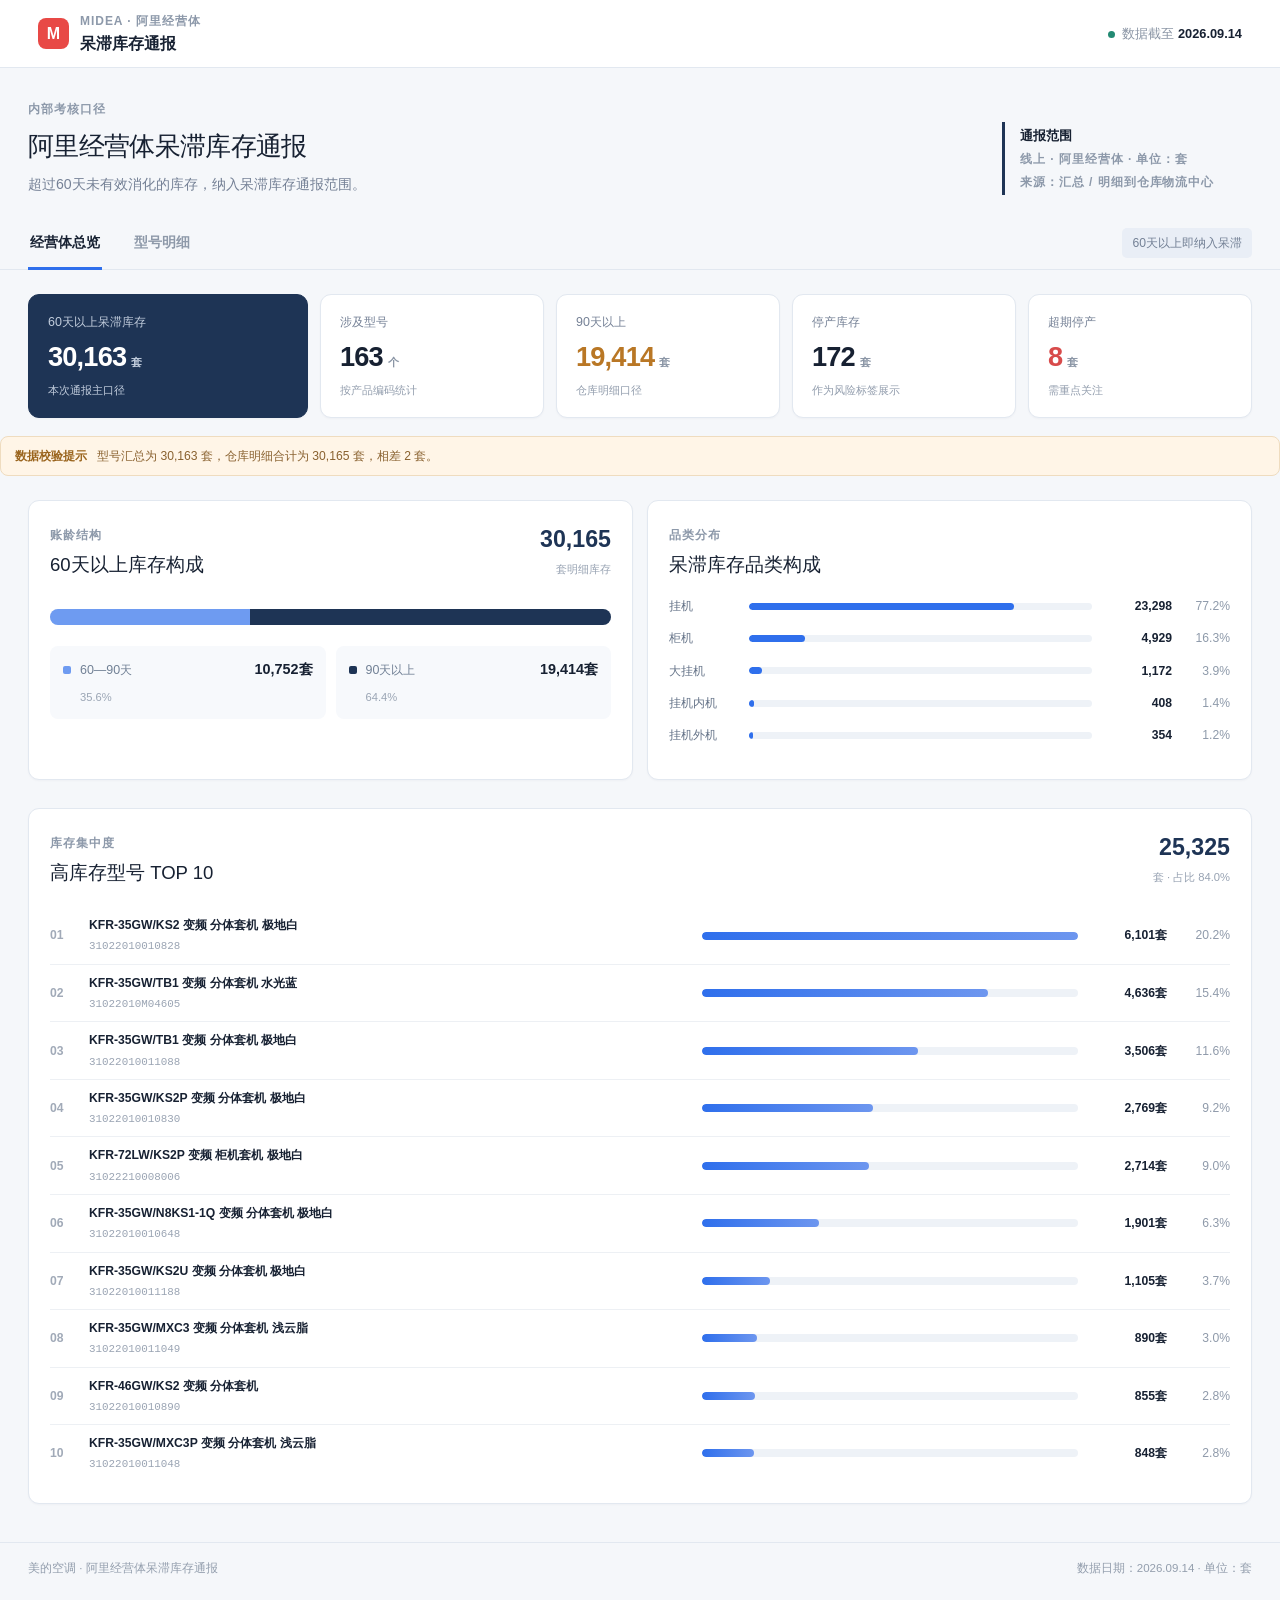
<file: index.html>
<!DOCTYPE html><html lang="zh-CN"><head><meta charset="utf-8"><meta name="viewport" content="width=device-width, initial-scale=1"><link rel="stylesheet" href="./assets/index-BXGWr26D.css" data-rsc-css-href="./assets/index-BXGWr26D.css" data-precedence="vite-rsc/importer-resources"><link rel="modulepreload" href="./assets/layout-segment-context-BDDMHBnW.js" crossorigin=""><link rel="modulepreload" href="./assets/rolldown-runtime-S-ySWqyJ.js" crossorigin=""><link rel="modulepreload" href="./assets/index-Bf3zZ8aD.js" crossorigin=""><link rel="modulepreload" href="./assets/framework-CXnKph_e.js" crossorigin=""><link rel="modulepreload" href="./assets/page-D8cfbr3a.js" crossorigin=""><title>阿里经营体呆滞库存通报</title><meta name="description" content="美的空调阿里经营体60天以上呆滞库存与型号仓库分布通报"><link rel="shortcut icon" href="./favicon.svg"><link rel="icon" href="./favicon.svg"><script>self.__VINEXT_RSC_PARAMS__={}</script><script>self.__VINEXT_RSC_NAV__={"pathname":"/","searchParams":[]}</script><link rel="modulepreload" href="./assets/index-Bf3zZ8aD.js">
</head><body><main><header class="topbar"><div class="brand"><div class="brand-mark">M</div><div><div class="eyebrow">MIDEA · 阿里经营体</div><div class="brand-title">呆滞库存通报</div></div></div><div class="topmeta"><i></i>数据截至 <strong>2026.09.14</strong></div></header><section class="shell page-head"><div><span>内部考核口径</span><h1>阿里经营体呆滞库存通报</h1><p>超过60天未有效消化的库存，纳入呆滞库存通报范围。</p></div><div class="scope"><b>通报范围</b><span>线上 · 阿里经营体 · 单位：套</span><span>来源：<!-- -->汇总 / 明细到仓库物流中心</span></div></section><nav class="shell tabs" aria-label="页面导航"><button class="active">经营体总览</button><button class="">型号明细</button><span>60天以上即纳入呆滞</span></nav><section class="shell kpis"><article class="kpi primary"><span>60天以上呆滞库存</span><b>30,163<small>套</small></b><em>本次通报主口径</em></article><article class="kpi"><span>涉及型号</span><b>163<small>个</small></b><em>按产品编码统计</em></article><article class="kpi amber"><span>90天以上</span><b>19,414<small>套</small></b><em>仓库明细口径</em></article><article class="kpi"><span>停产库存</span><b>172<small>套</small></b><em>作为风险标签展示</em></article><article class="kpi danger"><span>超期停产</span><b>8<small>套</small></b><em>需重点关注</em></article></section><div class="shell reconcile"><b>数据校验提示</b><span>型号汇总为 <!-- -->30,163<!-- --> 套，仓库明细合计为 <!-- -->30,165<!-- --> 套，相差 <!-- -->2<!-- --> 套。</span></div><section class="shell overview-grid section"><article class="panel aging-panel"><div class="panel-head"><div><span>账龄结构</span><h2>60天以上库存构成</h2></div><b>30,165<small>套明细库存</small></b></div><div class="aging-bar" aria-label="库存账龄构成"><i style="width:35.6%"></i><i class="old" style="width:64.4%"></i></div><div class="aging-legend"><div><i></i><span>60—90天</span><b>10,752<!-- -->套</b><em>35.6%</em></div><div><i class="old"></i><span>90天以上</span><b>19,414<!-- -->套</b><em>64.4%</em></div></div></article><article class="panel category-panel"><div class="panel-head"><div><span>品类分布</span><h2>呆滞库存品类构成</h2></div></div><div class="category-list"><div><span>挂机</span><div><i style="width:77.2%"></i></div><b>23,298</b><em>77.2%</em></div><div><span>柜机</span><div><i style="width:16.3%"></i></div><b>4,929</b><em>16.3%</em></div><div><span>大挂机</span><div><i style="width:3.9%"></i></div><b>1,172</b><em>3.9%</em></div><div><span>挂机内机</span><div><i style="width:1.4%"></i></div><b>408</b><em>1.4%</em></div><div><span>挂机外机</span><div><i style="width:1.2%"></i></div><b>354</b><em>1.2%</em></div></div></article></section><section class="shell section"><article class="panel top-models"><div class="panel-head"><div><span>库存集中度</span><h2>高库存型号 TOP 10</h2></div><b>25,325<small>套 · 占比 <!-- -->84.0%</small></b></div><div class="model-bars"><div class="model-bar"><span>01</span><div class="model-label"><b>KFR-35GW/KS2 变频 分体套机 极地白</b><code>31022010010828</code></div><div class="bar-track"><i style="width:100.0%"></i></div><strong>6,101<!-- -->套</strong><em>20.2%</em></div><div class="model-bar"><span>02</span><div class="model-label"><b>KFR-35GW/TB1 变频 分体套机 水光蓝</b><code>31022010M04605</code></div><div class="bar-track"><i style="width:76.0%"></i></div><strong>4,636<!-- -->套</strong><em>15.4%</em></div><div class="model-bar"><span>03</span><div class="model-label"><b>KFR-35GW/TB1 变频 分体套机 极地白</b><code>31022010011088</code></div><div class="bar-track"><i style="width:57.5%"></i></div><strong>3,506<!-- -->套</strong><em>11.6%</em></div><div class="model-bar"><span>04</span><div class="model-label"><b>KFR-35GW/KS2P 变频 分体套机 极地白</b><code>31022010010830</code></div><div class="bar-track"><i style="width:45.4%"></i></div><strong>2,769<!-- -->套</strong><em>9.2%</em></div><div class="model-bar"><span>05</span><div class="model-label"><b>KFR-72LW/KS2P 变频 柜机套机 极地白</b><code>31022210008006</code></div><div class="bar-track"><i style="width:44.5%"></i></div><strong>2,714<!-- -->套</strong><em>9.0%</em></div><div class="model-bar"><span>06</span><div class="model-label"><b>KFR-35GW/N8KS1-1Q 变频 分体套机 极地白</b><code>31022010010648</code></div><div class="bar-track"><i style="width:31.2%"></i></div><strong>1,901<!-- -->套</strong><em>6.3%</em></div><div class="model-bar"><span>07</span><div class="model-label"><b>KFR-35GW/KS2U 变频 分体套机 极地白</b><code>31022010011188</code></div><div class="bar-track"><i style="width:18.1%"></i></div><strong>1,105<!-- -->套</strong><em>3.7%</em></div><div class="model-bar"><span>08</span><div class="model-label"><b>KFR-35GW/MXC3 变频 分体套机 浅云脂</b><code>31022010011049</code></div><div class="bar-track"><i style="width:14.6%"></i></div><strong>890<!-- -->套</strong><em>3.0%</em></div><div class="model-bar"><span>09</span><div class="model-label"><b>KFR-46GW/KS2 变频 分体套机</b><code>31022010010890</code></div><div class="bar-track"><i style="width:14.0%"></i></div><strong>855<!-- -->套</strong><em>2.8%</em></div><div class="model-bar"><span>10</span><div class="model-label"><b>KFR-35GW/MXC3P 变频 分体套机 浅云脂</b><code>31022010011048</code></div><div class="bar-track"><i style="width:13.9%"></i></div><strong>848<!-- -->套</strong><em>2.8%</em></div></div></article></section><footer class="shell footer"><span>美的空调 · 阿里经营体呆滞库存通报</span><span>数据日期：<!-- -->2026.09.14<!-- --> · 单位：套</span></footer></main><script id="_R_">import("./assets/index-Bf3zZ8aD.js")</script><script>self.__VINEXT_RSC_CHUNKS__=self.__VINEXT_RSC_CHUNKS__||[];self.__VINEXT_RSC_CHUNKS__.push("2:I[\"df3a829bc8df\",[],\"Children\",1]\n3:I[\"1fcb7ef40914\",[],\"LayoutSegmentProvider\",1]\n4:I[\"df3a829bc8df\",[],\"Slot\",1]\n5:I[\"a8eb22f280d7\",[],\"RedirectBoundary\",1]\n:HL[\"./assets/index-BXGWr26D.css\",\"style\"]\n0:{\"__route\":\"route:/\",\"__interceptionContext\":null,\"__layoutIds\":[\"layout:/\"],\"__rootLayout\":\"/\",\"page:/\":\"$L1\",\"layout:/\":[[[[\"$\",\"link\",\"css:/assets/index-BXGWr26D.css\",{\"rel\":\"stylesheet\",\"precedence\":\"vite-rsc/importer-resources\",\"href\":\"./assets/index-BXGWr26D.css\",\"data-rsc-css-href\":\"./assets/index-BXGWr26D.css\"}],\"$undefined\"],[\"$\",\"html\",null,{\"lang\":\"zh-CN\",\"children\":[\"$\",\"body\",null,{\"children\":[\"$\",\"$L2\",null,{}]}]}]],null],\"route:/\":[[[\"$\",\"meta\",null,{\"charSet\":\"utf-8\"}],[[\"$\",\"title\",\"0\",{\"children\":\"阿里经营体呆滞库存通报\"}],[\"$\",\"meta\",\"1\",{\"name\":\"description\",\"content\":\"美的空调阿里经营体60天以上呆滞库存与型号仓库分布通报\"}],[\"$\",\"link\",\"2\",{\"rel\":\"shortcut icon\",\"href\":\"./favicon.svg\"}],[\"$\",\"link\",\"3\",{\"rel\":\"icon\",\"href\":\"./favicon.svg\"}]],[[\"$\",\"meta\",\"0\",{\"name\":\"viewport\",\"content\":\"width=device-width, initial-scale=1\"}]]],[\"$\",\"$L3\",null,{\"segmentMap\":{\"children\":[]},\"children\":[\"$\",\"$L4\",null,{\"id\":\"layout:/\",\"parallelSlots\":\"$undefined\",\"children\":[\"$\",\"$L5\",null,{\"children\":[\"$\",\"$L3\",null,{\"segmentMap\":{\"children\":[]},\"children\":[\"$\",\"$L4\",null,{\"id\":\"page:/\"}]}]}]}]}]],\"__layoutFlags\":{\"layout:/\":\"s\"},\"__artifactCompatibility\":{\"schemaVersion\":1,\"graphVersion\":\"app-route-graph:4uhn5s1wvoptc\",\"deploymentVersion\":\"b25492c7-8615-46b1-a7fe-3f3228d11302\",\"appElementsSchemaVersion\":1,\"rscPayloadSchemaVersion\":1,\"rootBoundaryId\":\"/\",\"renderEpoch\":null}}\n")</script><script>self.__VINEXT_RSC_CHUNKS__=self.__VINEXT_RSC_CHUNKS__||[];self.__VINEXT_RSC_CHUNKS__.push("6:I[\"6efdf509a785\",[],\"default\",1]\n1:[\"$\",\"$L6\",null,{\"params\":\"$@7\",\"searchParams\":\"$@8\"}]\n7:{}\n8:{}\n")</script><script>self.__VINEXT_RSC_DONE__=true</script></body></html>
</file>
<file: assets/index-BXGWr26D.css>
/*! tailwindcss v4.2.1 | MIT License | https://tailwindcss.com */
@layer theme{:root,:host{--font-sans:ui-sans-serif, system-ui, sans-serif, "Apple Color Emoji", "Segoe UI Emoji", "Segoe UI Symbol", "Noto Color Emoji";--font-mono:ui-monospace, SFMono-Regular, Menlo, Monaco, Consolas, "Liberation Mono", "Courier New", monospace;--spacing:.25rem;--default-font-family:var(--font-sans);--default-mono-font-family:var(--font-mono)}}@layer base{*,:after,:before,::backdrop{box-sizing:border-box;border:0 solid;margin:0;padding:0}::file-selector-button{box-sizing:border-box;border:0 solid;margin:0;padding:0}html,:host{-webkit-text-size-adjust:100%;tab-size:4;line-height:1.5;font-family:var(--default-font-family,ui-sans-serif, system-ui, sans-serif, "Apple Color Emoji", "Segoe UI Emoji", "Segoe UI Symbol", "Noto Color Emoji");font-feature-settings:var(--default-font-feature-settings,normal);font-variation-settings:var(--default-font-variation-settings,normal);-webkit-tap-highlight-color:transparent}hr{height:0;color:inherit;border-top-width:1px}abbr:where([title]){-webkit-text-decoration:underline dotted;text-decoration:underline dotted}h1,h2,h3,h4,h5,h6{font-size:inherit;font-weight:inherit}a{color:inherit;-webkit-text-decoration:inherit;-webkit-text-decoration:inherit;-webkit-text-decoration:inherit;-webkit-text-decoration:inherit;text-decoration:inherit}b,strong{font-weight:bolder}code,kbd,samp,pre{font-family:var(--default-mono-font-family,ui-monospace, SFMono-Regular, Menlo, Monaco, Consolas, "Liberation Mono", "Courier New", monospace);font-feature-settings:var(--default-mono-font-feature-settings,normal);font-variation-settings:var(--default-mono-font-variation-settings,normal);font-size:1em}small{font-size:80%}sub,sup{vertical-align:baseline;font-size:75%;line-height:0;position:relative}sub{bottom:-.25em}sup{top:-.5em}table{text-indent:0;border-color:inherit;border-collapse:collapse}:-moz-focusring{outline:auto}progress{vertical-align:baseline}summary{display:list-item}ol,ul,menu{list-style:none}img,svg,video,canvas,audio,iframe,embed,object{vertical-align:middle;display:block}img,video{max-width:100%;height:auto}button,input,select,optgroup,textarea{font:inherit;font-feature-settings:inherit;font-variation-settings:inherit;letter-spacing:inherit;color:inherit;opacity:1;background-color:#0000;border-radius:0}::file-selector-button{font:inherit;font-feature-settings:inherit;font-variation-settings:inherit;letter-spacing:inherit;color:inherit;opacity:1;background-color:#0000;border-radius:0}:where(select:is([multiple],[size])) optgroup{font-weight:bolder}:where(select:is([multiple],[size])) optgroup option{padding-inline-start:20px}::file-selector-button{margin-inline-end:4px}::placeholder{opacity:1}@supports (not ((-webkit-appearance:-apple-pay-button))) or (contain-intrinsic-size:1px){::placeholder{color:currentColor}@supports (color:color-mix(in lab, red, red)){::placeholder{color:color-mix(in oklab, currentcolor 50%, transparent)}}}textarea{resize:vertical}::-webkit-search-decoration{-webkit-appearance:none}::-webkit-date-and-time-value{min-height:1lh;text-align:inherit}::-webkit-datetime-edit{display:inline-flex}::-webkit-datetime-edit-fields-wrapper{padding:0}::-webkit-datetime-edit{padding-block:0}::-webkit-datetime-edit-year-field{padding-block:0}::-webkit-datetime-edit-month-field{padding-block:0}::-webkit-datetime-edit-day-field{padding-block:0}::-webkit-datetime-edit-hour-field{padding-block:0}::-webkit-datetime-edit-minute-field{padding-block:0}::-webkit-datetime-edit-second-field{padding-block:0}::-webkit-datetime-edit-millisecond-field{padding-block:0}::-webkit-datetime-edit-meridiem-field{padding-block:0}::-webkit-calendar-picker-indicator{line-height:1}:-moz-ui-invalid{box-shadow:none}button,input:where([type=button],[type=reset],[type=submit]){appearance:button}::file-selector-button{appearance:button}::-webkit-inner-spin-button{height:auto}::-webkit-outer-spin-button{height:auto}[hidden]:where(:not([hidden=until-found])){display:none!important}}@layer components;@layer utilities{.relative{position:relative}.start{inset-inline-start:var(--spacing)}.inline{display:inline}.table{display:table}}:root{--ink:#172132;--muted:#758196;--line:#e2e8f0;--paper:#f5f7fa;--navy:#1e3455;--blue:#2f6fec;--blue-soft:#edf3ff;--red:#d84b4b;--red-soft:#fff0f0;--amber:#b97725;--amber-soft:#fff5e7;--green:#238a73}*{box-sizing:border-box}html{background:var(--paper)}body{background:var(--paper);color:var(--ink);margin:0;font-family:Arial,PingFang SC,Microsoft YaHei,sans-serif}button,input,select{font:inherit}.shell{max-width:1280px;margin:0 auto;padding-left:28px;padding-right:28px}.topbar{border-bottom:1px solid var(--line);background:#fff;justify-content:space-between;align-items:center;height:68px;padding:0 38px;display:flex}.brand{align-items:center;gap:11px;display:flex}.brand-mark{color:#fff;background:#e84946;border-radius:8px;place-items:center;width:31px;height:31px;font-weight:800;display:grid}.eyebrow,.page-head>div>span,.section-title span,.panel-head>div>span{letter-spacing:.08em;color:#8d99aa;font-size:.75rem;font-weight:700}.brand-title{margin-top:2px;font-size:1rem;font-weight:750}.topmeta{color:#8994a4;font-size:.8rem}.topmeta strong{color:var(--ink)}.topmeta i{background:var(--green);border-radius:50%;width:7px;height:7px;margin-right:7px;display:inline-block}.page-head{justify-content:space-between;align-items:flex-end;gap:28px;padding-top:28px;padding-bottom:22px;display:flex}.page-head h1{letter-spacing:-.025em;margin:7px 0;font-size:1.65rem}.page-head p{color:var(--muted);margin:0;font-size:.88rem}.scope{border-left:3px solid var(--navy);color:#7d899a;gap:5px;min-width:250px;padding:4px 0 4px 15px;font-size:.76rem;display:grid}.scope b{color:var(--ink);font-size:.8rem}.tabs{border-bottom:1px solid var(--line);align-items:center;gap:30px;height:53px;display:flex}.tabs button{color:#8e99a9;cursor:pointer;background:0 0;border:0;height:53px;padding:0 2px;font-size:.88rem;font-weight:700;position:relative}.tabs button.active{color:var(--ink)}.tabs button.active:after{content:"";background:var(--blue);height:3px;position:absolute;bottom:-1px;left:0;right:0}.tabs>span{color:#738095;background:#e9eef6;border-radius:5px;margin-left:auto;padding:6px 10px;font-size:.76rem}.kpis{grid-template-columns:1.25fr repeat(4,1fr);gap:12px;padding-top:24px;padding-bottom:18px;display:grid}.kpi{border:1px solid var(--line);background:#fff;border-radius:11px;min-width:0;padding:18px 19px;box-shadow:0 1px 2px #19294108}.kpi>span{color:var(--muted);font-size:.78rem;display:block}.kpi>b{letter-spacing:-.03em;margin-top:11px;font-size:1.7rem;line-height:1.1;display:block}.kpi small{color:#8994a4;margin-left:5px;font-size:.7rem}.kpi em{color:#929dad;margin-top:10px;font-size:.7rem;font-style:normal;display:block}.kpi.primary{background:var(--navy);border-color:var(--navy);color:#fff}.kpi.primary>span,.kpi.primary em,.kpi.primary small{color:#c3cede}.kpi.danger>b{color:var(--red)}.kpi.amber>b{color:var(--amber)}.reconcile{background:var(--amber-soft);color:#89612f;border:1px solid #efdcbf;border-radius:8px;gap:10px;padding:10px 14px;font-size:.76rem;display:flex}.reconcile b{color:#9a641d}.section{padding-top:24px;padding-bottom:4px}.overview-grid{grid-template-columns:1fr 1fr;gap:14px;display:grid}.panel{border:1px solid var(--line);background:#fff;border-radius:11px;padding:21px;box-shadow:0 1px 2px #19294108}.panel-head{justify-content:space-between;align-items:flex-start;display:flex}.panel-head h2,.section-title h2{margin:5px 0 0;font-size:1.16rem}.panel-head>b{color:var(--navy);text-align:right;font-size:1.45rem}.panel-head>b small{color:#97a2b2;margin-top:4px;font-size:.7rem;font-weight:500;display:block}.aging-bar{background:#eef2f7;border-radius:20px;height:16px;margin:30px 0 21px;display:flex;overflow:hidden}.aging-bar i{background:#6e9bf1;height:100%;display:block}.aging-bar i.old{background:var(--navy)}.aging-legend{grid-template-columns:1fr 1fr;gap:10px;display:grid}.aging-legend>div{background:#f7f9fc;border-radius:8px;grid-template-columns:9px 1fr auto;align-items:center;gap:8px;padding:13px;display:grid}.aging-legend i{background:#6e9bf1;border-radius:2px;width:8px;height:8px}.aging-legend i.old{background:var(--navy)}.aging-legend span{color:#718095;font-size:.78rem}.aging-legend b{font-size:.9rem}.aging-legend em{color:#9aa5b4;grid-column:2/-1;font-size:.7rem;font-style:normal}.category-list{margin-top:18px}.category-list>div{grid-template-columns:70px 1fr 70px 48px;align-items:center;gap:10px;margin:14px 0;font-size:.76rem;display:grid}.category-list>div>span{color:#667489}.category-list>div>div{background:#eef2f7;border-radius:7px;height:7px;overflow:hidden}.category-list i{background:var(--blue);border-radius:inherit;height:100%;display:block}.category-list b{text-align:right}.category-list em{text-align:right;color:#8e9aaa;font-style:normal}.model-bars{margin-top:20px}.model-bar{border-bottom:1px solid #edf0f4;grid-template-columns:28px minmax(260px,1.6fr) minmax(180px,1fr) 78px 52px;align-items:center;gap:11px;padding:9px 0;font-size:.76rem;display:grid}.model-bar:last-child{border-bottom:0}.model-bar>span{color:#a1aab8;font-weight:700}.model-label{min-width:0}.model-label b{white-space:nowrap;text-overflow:ellipsis;display:block;overflow:hidden}.model-label code{color:#9aa4b3;margin-top:4px;font-size:.68rem;display:block}.bar-track{background:#eef2f7;border-radius:8px;height:8px;overflow:hidden}.bar-track i{border-radius:inherit;background:linear-gradient(90deg,#2f6fec,#6d96ef);height:100%;display:block}.model-bar strong,.model-bar em{text-align:right}.model-bar em{color:#8f9aaa;font-style:normal}.section-title{justify-content:space-between;align-items:flex-end;margin-bottom:15px;display:flex}.section-title p{color:#8d98a8;margin:7px 0 0;font-size:.76rem}.model-title{align-items:flex-start}.filters{flex-wrap:wrap;justify-content:flex-end;gap:8px;display:flex}.filters select,.filters input,.collapse-all{border:1px solid var(--line);color:#59677a;background:#fff;border-radius:6px;height:36px;padding:0 10px;font-size:.76rem}.filters input{width:190px}.collapse-all{cursor:pointer;color:var(--blue);font-weight:700}.model-panel{padding:5px 0 0;overflow:hidden}.table-wrap{overflow:auto}.model-table{border-collapse:collapse;width:100%;min-width:1080px}.model-table th{color:#78869a;text-align:left;white-space:nowrap;background:#f1f4f8;padding:11px 12px;font-size:.72rem;font-weight:700}.model-table td{color:#637187;border-bottom:1px solid #e9edf3;padding:12px;font-size:.75rem}.model-table .num{text-align:right}.model-row:hover,.model-row.open{background:#f8faff}.model-name{min-width:300px}.model-name code{color:#97a2b1;margin-bottom:4px;font-size:.67rem;display:block}.model-name b{color:var(--ink);font-size:.76rem}.strong{font-weight:800;color:var(--ink)!important}.old-number{color:var(--amber)!important}.rank{color:#a6afbc}.rank.hot{color:var(--amber);font-weight:800}.risk-pill{color:#6e7b8e;white-space:nowrap;background:#f0f3f7;border-radius:5px;padding:4px 7px;font-size:.68rem;display:inline-block}.risk-pill.high{background:var(--blue-soft);color:#436bc7}.risk-pill.stop{background:var(--amber-soft);color:#ad6922}.risk-pill.urgent{background:var(--red-soft);color:#c84242}.expand-button{color:var(--blue);cursor:pointer;white-space:nowrap;background:0 0;border:0;align-items:center;gap:4px;padding:5px 0;font-size:.72rem;font-weight:700;display:inline-flex}.chevron{fill:none;stroke:currentColor;stroke-width:1.8px;width:17px;height:17px;transition:transform .16s}.chevron.open{transform:rotate(180deg)}.warehouse-row>td{background:#f5f8fc;padding:0!important}.warehouse-detail{border-left:4px solid var(--blue);padding:14px 18px 18px}.warehouse-summary{color:#748196;align-items:center;gap:15px;padding:2px 0 12px;font-size:.72rem;display:flex}.warehouse-summary b{color:var(--ink);margin-right:auto;font-size:.78rem}.warehouse-summary em{color:var(--red);background:var(--red-soft);border-radius:4px;padding:4px 7px;font-style:normal}.warehouse-table-wrap{border:1px solid #dfe6ef;border-radius:7px;overflow:auto}.warehouse-table{border-collapse:collapse;background:#fff;width:100%;min-width:960px}.warehouse-table th{color:#6f7d91;text-align:left;background:#e9eff8;padding:9px 10px;font-size:.68rem}.warehouse-table td{border-bottom:1px solid #edf0f4;padding:9px 10px;font-size:.7rem}.warehouse-table tbody tr:last-child td{border-bottom:0}.warehouse-table code{color:#8793a4}.warehouse-table .num{text-align:right}.table-foot{color:#8995a6;padding:13px 18px;font-size:.72rem}.footer{border-top:1px solid var(--line);color:#939ead;justify-content:space-between;margin-top:34px;padding-top:17px;padding-bottom:28px;font-size:.72rem;display:flex}@media (width<=900px){.topbar{padding:0 18px}.shell{padding-left:18px;padding-right:18px}.topmeta{display:none}.page-head{display:block}.scope{border-left:0;border-top:1px solid var(--line);margin-top:17px;padding:12px 0 0}.tabs>span{display:none}.kpis{grid-template-columns:1fr 1fr}.kpi.primary{grid-column:1/-1}.overview-grid{grid-template-columns:1fr}.section-title{display:block}.filters{justify-content:flex-start;margin-top:15px}.model-bar{grid-template-columns:25px minmax(190px,1fr) 70px 45px}.model-bar .bar-track{display:none}.warehouse-summary{flex-wrap:wrap;align-items:flex-start}.warehouse-summary b{width:100%}.footer{display:block}.footer span{margin-top:5px;display:block}}@media (width<=540px){.page-head h1{font-size:1.35rem}.kpis{grid-template-columns:1fr}.kpi.primary{grid-column:auto}.aging-legend{grid-template-columns:1fr}.category-list>div{grid-template-columns:58px 1fr 58px}.category-list em{display:none}.filters select,.filters input,.collapse-all{width:100%}.model-bar{grid-template-columns:24px 1fr 72px}.model-bar em{display:none}.reconcile{display:block}.reconcile span{margin-top:5px;display:block}}
</file>
